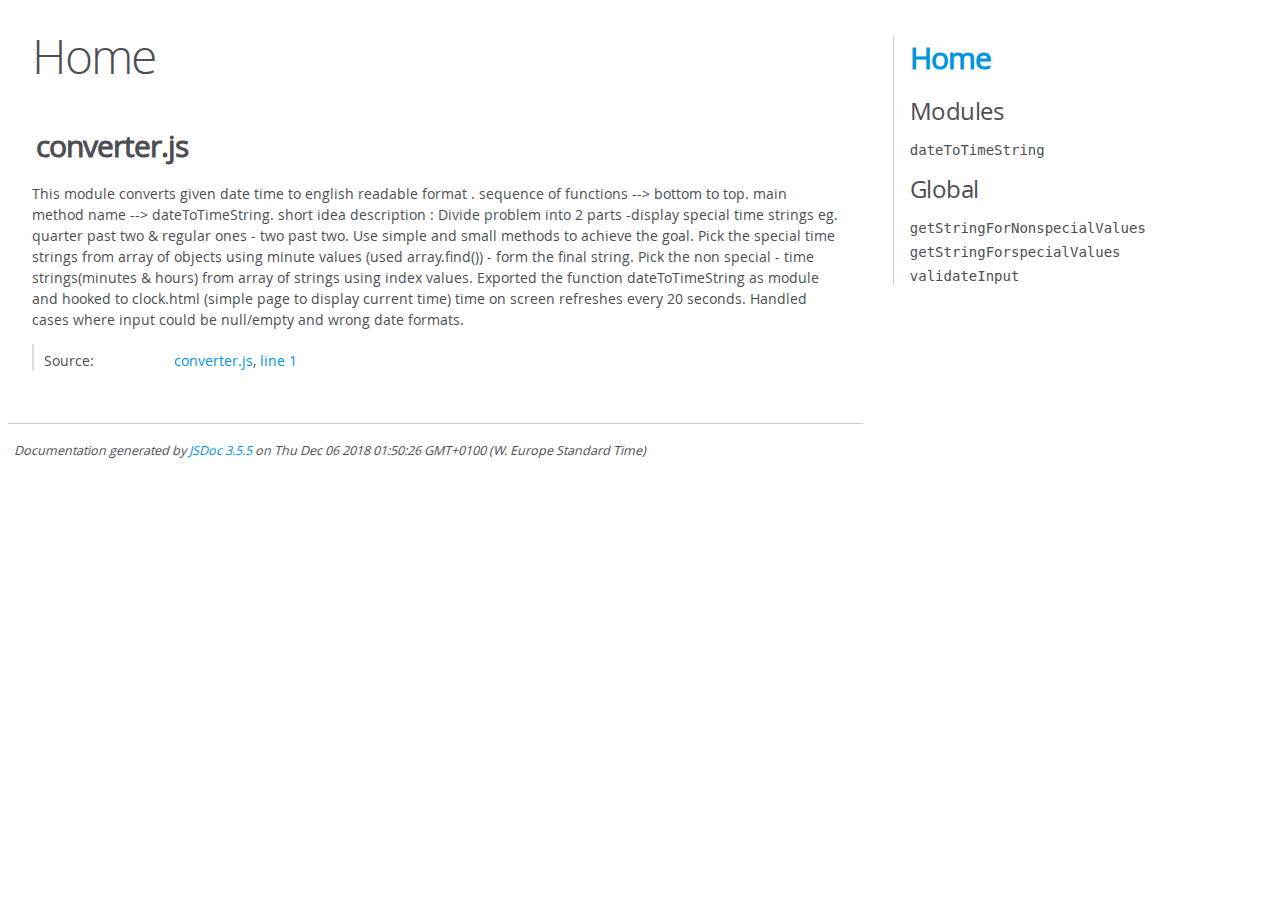
<file: NN_Assignment_Vivek_Vishal/out/index.html>
<!DOCTYPE html>
<html lang="en">
<head>
    <meta charset="utf-8">
    <title>JSDoc: Home</title>

    <script src="scripts/prettify/prettify.js"> </script>
    <script src="scripts/prettify/lang-css.js"> </script>
    <!--[if lt IE 9]>
      <script src="//html5shiv.googlecode.com/svn/trunk/html5.js"></script>
    <![endif]-->
    <link type="text/css" rel="stylesheet" href="styles/prettify-tomorrow.css">
    <link type="text/css" rel="stylesheet" href="styles/jsdoc-default.css">
</head>

<body>

<div id="main">

    <h1 class="page-title">Home</h1>

    



    


    <h3> </h3>










    












<section>

<header>
    
        <h2>converter.js</h2>
        
    
</header>

<article>
    <div class="container-overview">
    
        
            <div class="description">This  module converts given date time to english readable format .sequence of functions --> bottom to top.main method name --> dateToTimeString.short idea description :      Divide problem into 2 parts -display special time strings eg. quarter past two & regular ones - two past two.     Use simple and small methods to achieve the goal.     Pick the special time strings from array of objects using minute values (used array.find()) - form the final string.     Pick the non special - time strings(minutes & hours) from array of strings using index values.Exported the function dateToTimeString as module and hooked to clock.html (simple page to display current time)time on screen refreshes every 20 seconds.Handled cases where input could be null/empty and wrong date formats.</div>
        

        


<dl class="details">

    

    

    

    

    

    

    

    

    

    

    

    

    
    <dt class="tag-source">Source:</dt>
    <dd class="tag-source"><ul class="dummy"><li>
        <a href="converter.js.html">converter.js</a>, <a href="converter.js.html#line1">line 1</a>
    </li></ul></dd>
    

    

    

    
</dl>


        
    
    </div>

    

    

    

    

    

    

    

    

    

    
</article>

</section>




</div>

<nav>
    <h2><a href="index.html">Home</a></h2><h3>Modules</h3><ul><li><a href="module-dateToTimeString.html">dateToTimeString</a></li></ul><h3>Global</h3><ul><li><a href="global.html#getStringForNonspecialValues">getStringForNonspecialValues</a></li><li><a href="global.html#getStringForspecialValues">getStringForspecialValues</a></li><li><a href="global.html#validateInput">validateInput</a></li></ul>
</nav>

<br class="clear">

<footer>
    Documentation generated by <a href="https://github.com/jsdoc3/jsdoc">JSDoc 3.5.5</a> on Thu Dec 06 2018 01:50:26 GMT+0100 (W. Europe Standard Time)
</footer>

<script> prettyPrint(); </script>
<script src="scripts/linenumber.js"> </script>
</body>
</html>
</file>
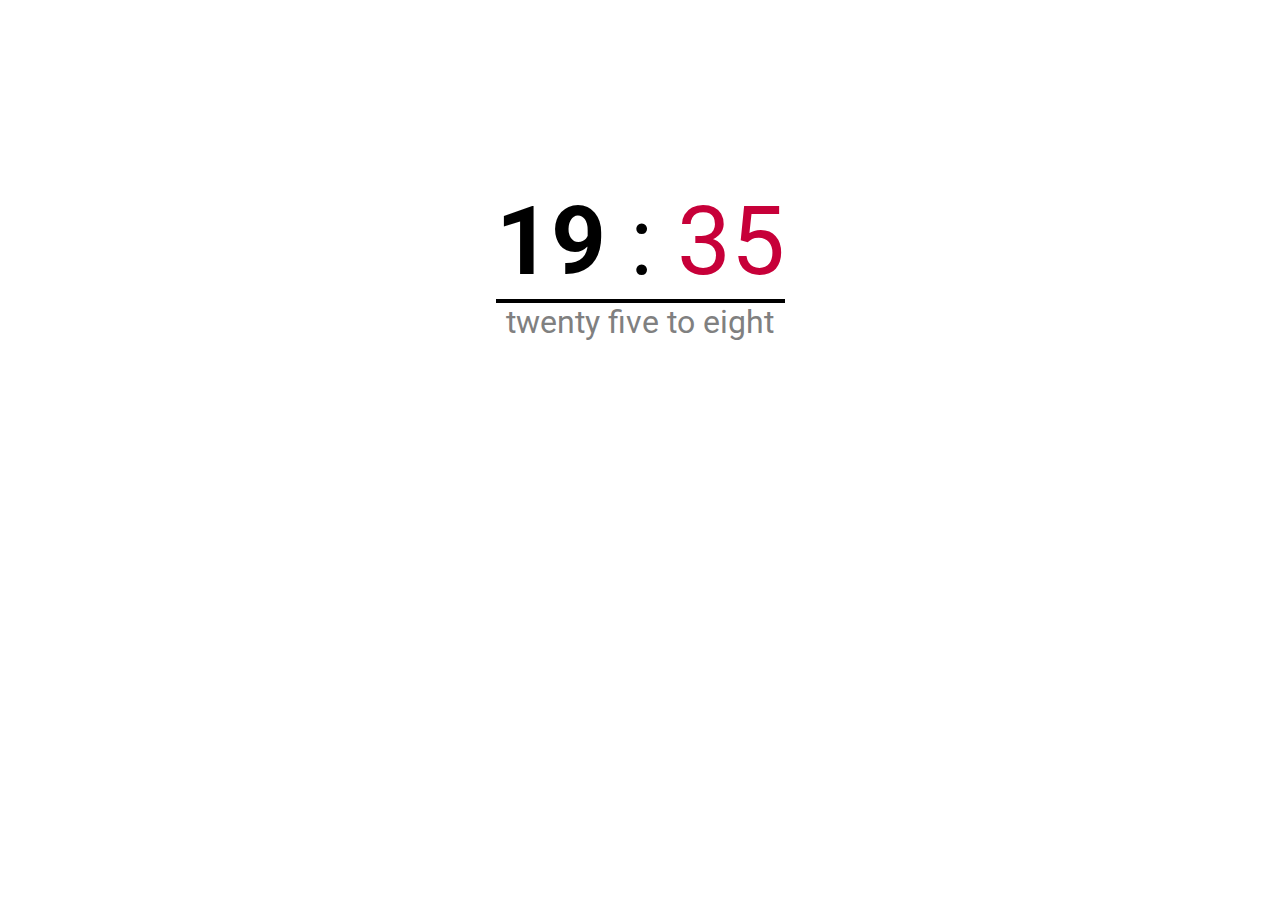
<file: NN_Assignment_Vivek_Vishal/clock.html>
<!--this is a simple view implementation of a clock to display current time in hours and minutes 
and translated into english redable format
exported module dateToTimeString is hooked in script tag ,using provided type = module 

tested and run on local web server since

cannot be run on by just hitting this page in browser , as script type = module throws CORS compliance issue 
for the provided file , hence a local web server is required to run the project 

which web server used while testing : Chrome web server (extension of chrome - that creates a webserver on 
selected directory and runs on a default port )

externl libraries used (for font styling)
for css style - custom file style.css hooked -->

<!DOCTYPE html>
<html>
    <head>
          <link href="https://fonts.googleapis.com/css?family=Roboto" rel="stylesheet">  
    </head>
            <body>
            <div class="clock">
                <div id="time" class="time">
                    <span id="time-hour" class="hour"></span> : <span id="time-minute" class="minute"></span>
                </div>
                <div  id="time-text" class ="time-text"></div>
            </div>

                <link rel="stylesheet" href="style.css">
                <script type="module">
                    import {dateToTimeString} from "./converter.js";
                  
                    function toStringUtil(input){
                        if(input.toString().length<2){
                            return "0"+ input.toString();
                        }
                        else{ return input;}
                    }
                    
                    function updateTimer(){
                        var date= new Date();
                        document.getElementById('time-hour').innerHTML=toStringUtil(date.getHours());
                        document.getElementById('time-minute').innerHTML=toStringUtil(date.getMinutes());
                        document.getElementById('time-text').innerHTML=dateToTimeString(date);
                    }
                    updateTimer();
                    setInterval(updateTimer,20000);
                  </script>
                
                
            </body>
</html>
</file>
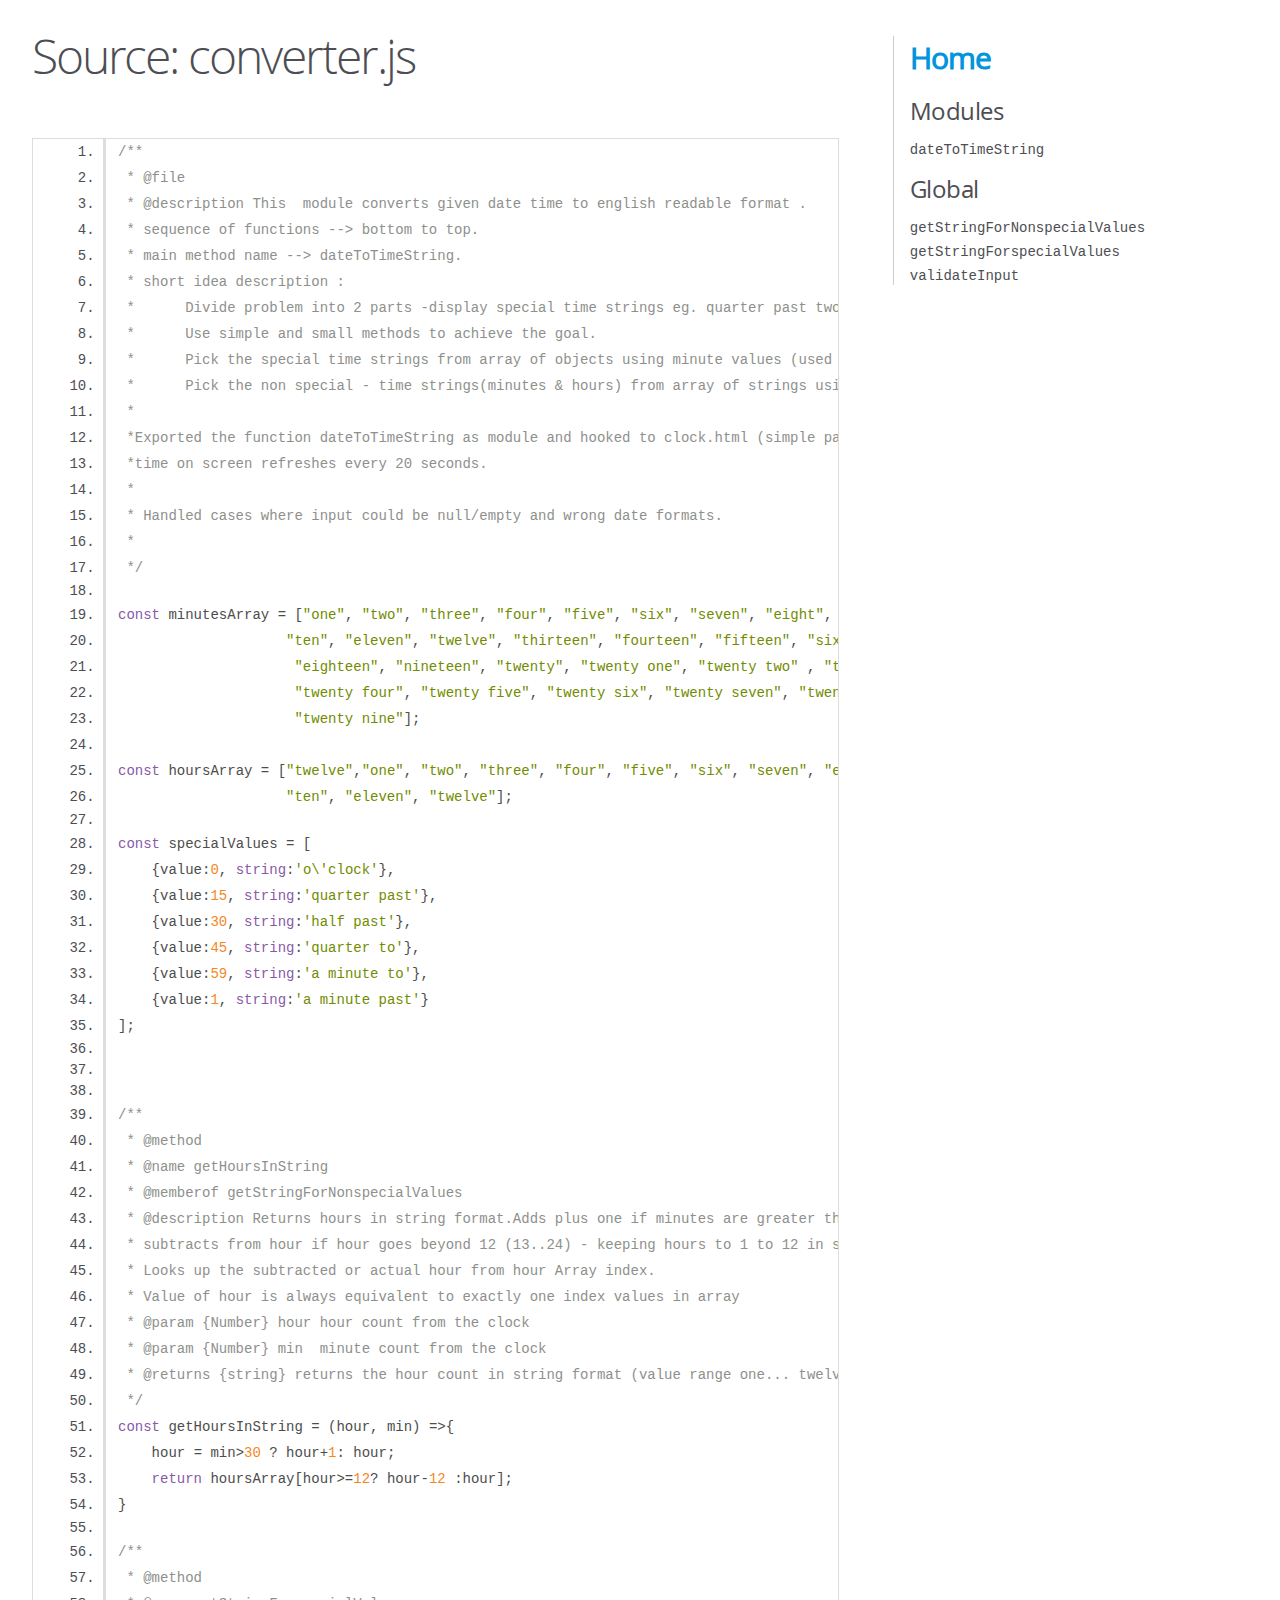
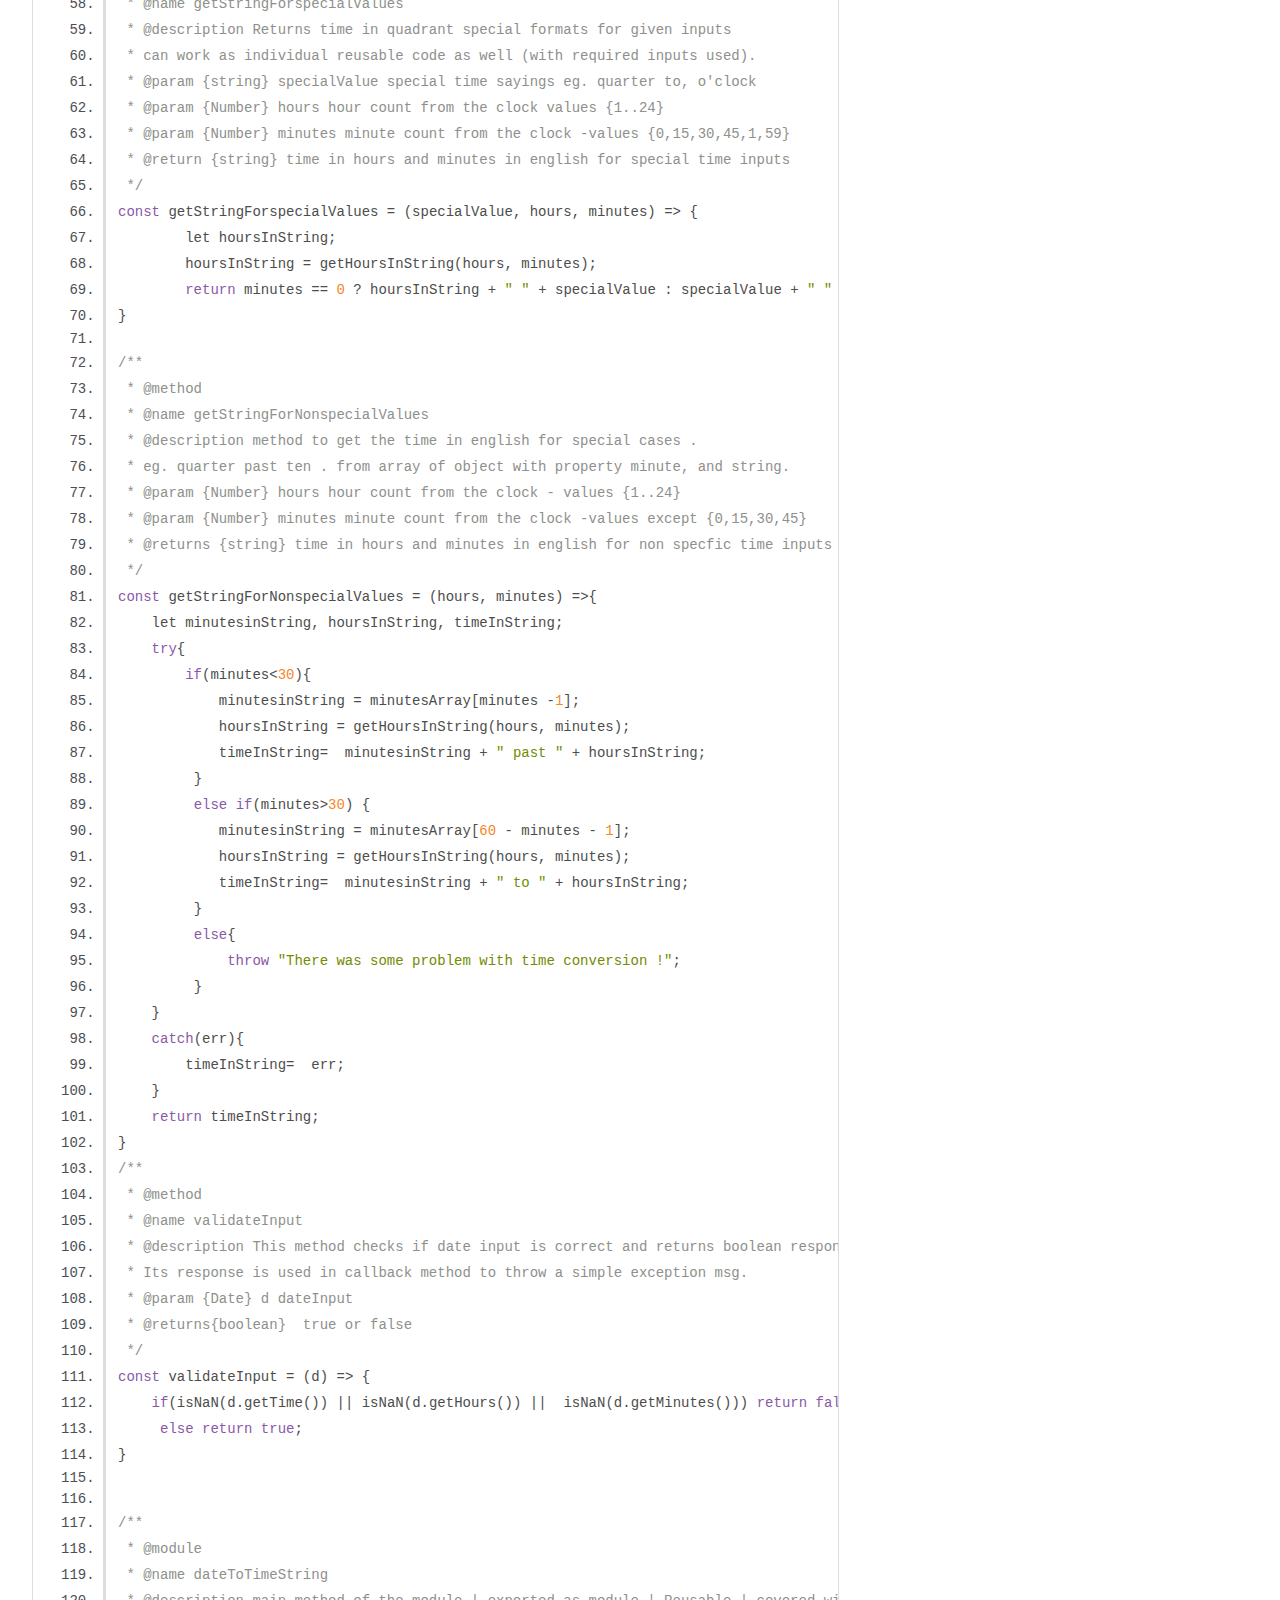
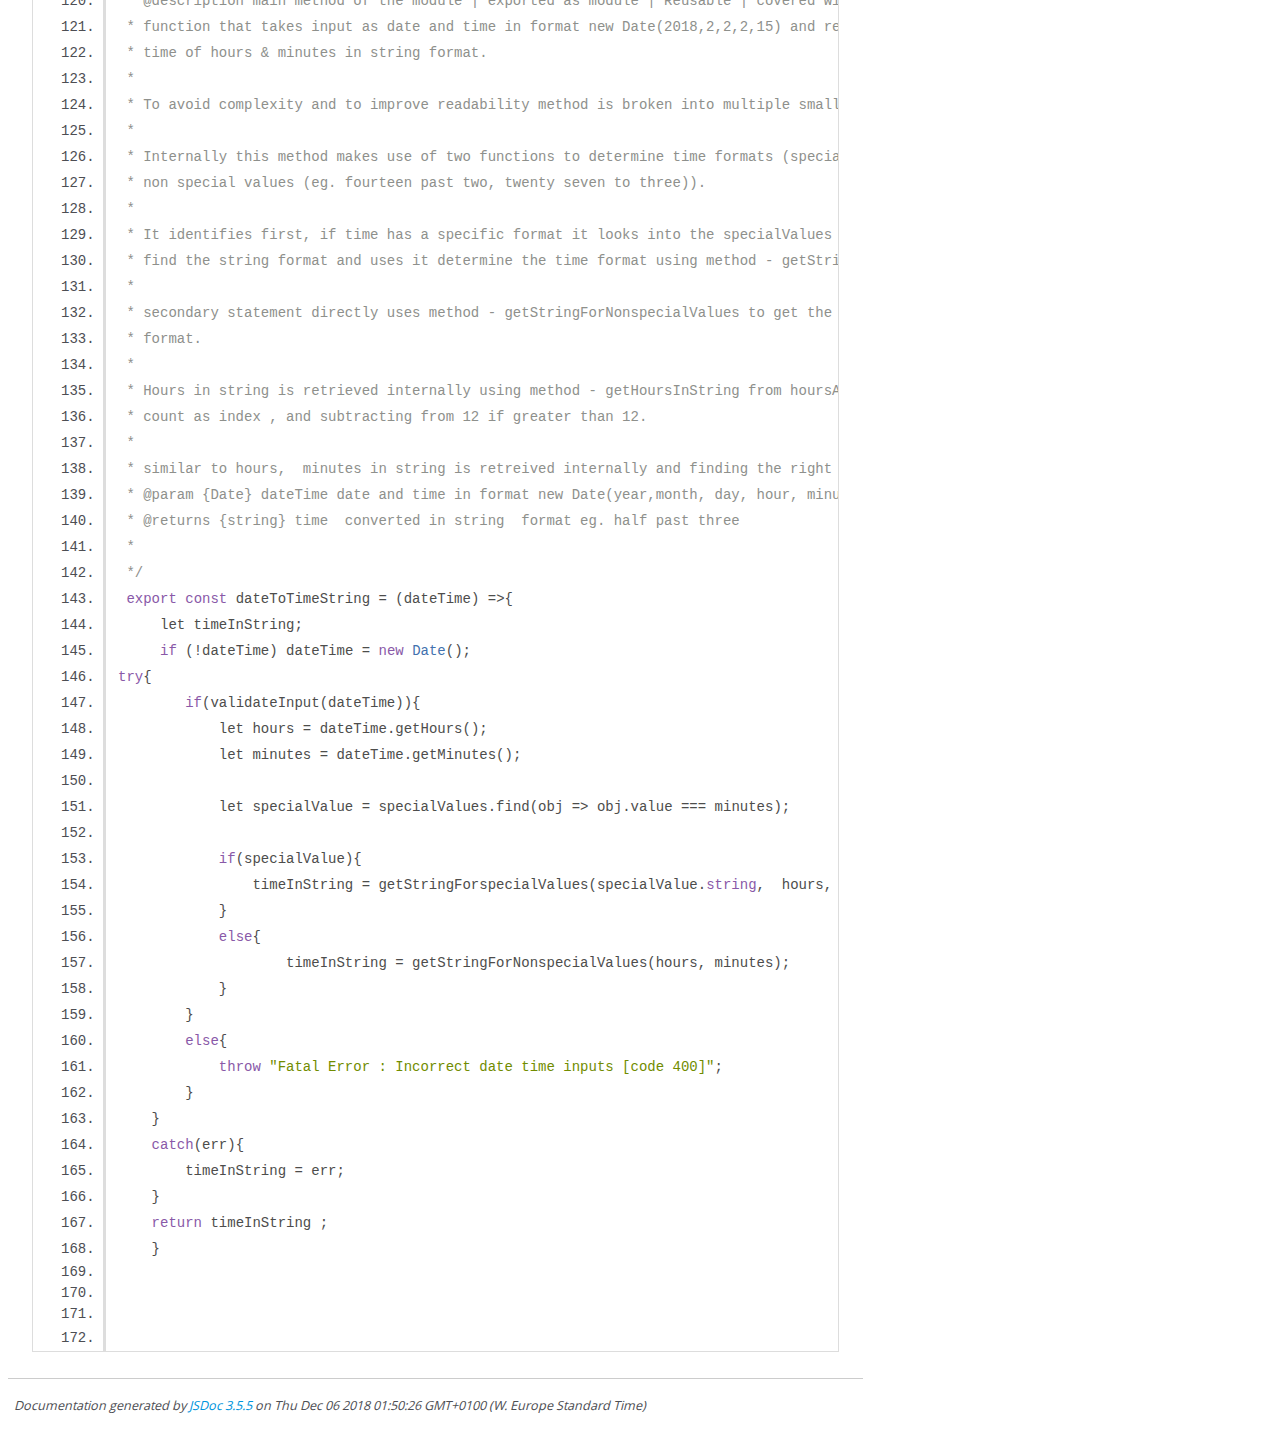
<file: NN_Assignment_Vivek_Vishal/out/converter.js.html>
<!DOCTYPE html>
<html lang="en">
<head>
    <meta charset="utf-8">
    <title>JSDoc: Source: converter.js</title>

    <script src="scripts/prettify/prettify.js"> </script>
    <script src="scripts/prettify/lang-css.js"> </script>
    <!--[if lt IE 9]>
      <script src="//html5shiv.googlecode.com/svn/trunk/html5.js"></script>
    <![endif]-->
    <link type="text/css" rel="stylesheet" href="styles/prettify-tomorrow.css">
    <link type="text/css" rel="stylesheet" href="styles/jsdoc-default.css">
</head>

<body>

<div id="main">

    <h1 class="page-title">Source: converter.js</h1>

    



    
    <section>
        <article>
            <pre class="prettyprint source linenums"><code>/**
 * @file
 * @description This  module converts given date time to english readable format .
 * sequence of functions --> bottom to top.
 * main method name --> dateToTimeString.
 * short idea description : 
 *      Divide problem into 2 parts -display special time strings eg. quarter past two &amp; regular ones - two past two.
 *      Use simple and small methods to achieve the goal.
 *      Pick the special time strings from array of objects using minute values (used array.find()) - form the final string.
 *      Pick the non special - time strings(minutes &amp; hours) from array of strings using index values.
 * 
 *Exported the function dateToTimeString as module and hooked to clock.html (simple page to display current time)
 *time on screen refreshes every 20 seconds.
 *
 * Handled cases where input could be null/empty and wrong date formats.
 * 
 */

const minutesArray = ["one", "two", "three", "four", "five", "six", "seven", "eight", "nine",
                    "ten", "eleven", "twelve", "thirteen", "fourteen", "fifteen", "sixteen", "seventeen", 
                     "eighteen", "nineteen", "twenty", "twenty one", "twenty two" , "twenty three",
                     "twenty four", "twenty five", "twenty six", "twenty seven", "twenty eight", 
                     "twenty nine"];
                   
const hoursArray = ["twelve","one", "two", "three", "four", "five", "six", "seven", "eight", "nine",
                    "ten", "eleven", "twelve"];

const specialValues = [
    {value:0, string:'o\'clock'},
    {value:15, string:'quarter past'},
    {value:30, string:'half past'},
    {value:45, string:'quarter to'},
    {value:59, string:'a minute to'},
    {value:1, string:'a minute past'}
];  



/**
 * @method
 * @name getHoursInString
 * @memberof getStringForNonspecialValues
 * @description Returns hours in string format.Adds plus one if minutes are greater than 30.
 * subtracts from hour if hour goes beyond 12 (13..24) - keeping hours to 1 to 12 in string only.
 * Looks up the subtracted or actual hour from hour Array index.
 * Value of hour is always equivalent to exactly one index values in array 
 * @param {Number} hour hour count from the clock
 * @param {Number} min  minute count from the clock
 * @returns {string} returns the hour count in string format (value range one... twelve)
 */
const getHoursInString = (hour, min) =>{
    hour = min>30 ? hour+1: hour;
    return hoursArray[hour>=12? hour-12 :hour];
}

/**
 * @method
 * @name getStringForspecialValues
 * @description Returns time in quadrant special formats for given inputs 
 * can work as individual reusable code as well (with required inputs used).
 * @param {string} specialValue special time sayings eg. quarter to, o'clock 
 * @param {Number} hours hour count from the clock values {1..24}
 * @param {Number} minutes minute count from the clock -values {0,15,30,45,1,59}
 * @return {string} time in hours and minutes in english for special time inputs
 */
const getStringForspecialValues = (specialValue, hours, minutes) => {
        let hoursInString;
        hoursInString = getHoursInString(hours, minutes);
        return minutes == 0 ? hoursInString + " " + specialValue : specialValue + " " + hoursInString;
}

/**
 * @method
 * @name getStringForNonspecialValues
 * @description method to get the time in english for special cases .
 * eg. quarter past ten . from array of object with property minute, and string.
 * @param {Number} hours hour count from the clock - values {1..24}
 * @param {Number} minutes minute count from the clock -values except {0,15,30,45}
 * @returns {string} time in hours and minutes in english for non specfic time inputs
 */
const getStringForNonspecialValues = (hours, minutes) =>{
    let minutesinString, hoursInString, timeInString;
    try{
        if(minutes&lt;30){
            minutesinString = minutesArray[minutes -1];
            hoursInString = getHoursInString(hours, minutes);
            timeInString=  minutesinString + " past " + hoursInString;  
         }
         else if(minutes>30) {
            minutesinString = minutesArray[60 - minutes - 1];
            hoursInString = getHoursInString(hours, minutes);
            timeInString=  minutesinString + " to " + hoursInString;  
         }
         else{
             throw "There was some problem with time conversion !";
         }
    }
    catch(err){
        timeInString=  err;
    }
    return timeInString;   
}
/**
 * @method
 * @name validateInput
 * @description This method checks if date input is correct and returns boolean response.
 * Its response is used in callback method to throw a simple exception msg.
 * @param {Date} d dateInput 
 * @returns{boolean}  true or false
 */
const validateInput = (d) => {
    if(isNaN(d.getTime()) || isNaN(d.getHours()) ||  isNaN(d.getMinutes())) return false;
     else return true;
}


/**
 * @module
 * @name dateToTimeString
 * @description main method of the module | exported as module | Reusable | covered with test scripts 
 * function that takes input as date and time in format new Date(2018,2,2,2,15) and returns 
 * time of hours &amp; minutes in string format.
 * 
 * To avoid complexity and to improve readability method is broken into multiple smaller methods.
 * 
 * Internally this method makes use of two functions to determine time formats (special values (eg, quarter past ten) &amp;&amp; 
 * non special values (eg. fourteen past two, twenty seven to three)).
 * 
 * It identifies first, if time has a specific format it looks into the specialValues array , finds the object to  
 * find the string format and uses it determine the time format using method - getStringForspecialValues.
 * 
 * secondary statement directly uses method - getStringForNonspecialValues to get the  time in string 
 * format.
 * 
 * Hours in string is retrieved internally using method - getHoursInString from hoursArray array using the hour 
 * count as index , and subtracting from 12 if greater than 12.
 * 
 * similar to hours,  minutes in string is retreived internally and finding the right value using index of minutesArray array  
 * @param {Date} dateTime date and time in format new Date(year,month, day, hour, minute)
 * @returns {string} time  converted in string  format eg. half past three
 * 
 */
 export const dateToTimeString = (dateTime) =>{
     let timeInString;
     if (!dateTime) dateTime = new Date();
try{
        if(validateInput(dateTime)){
            let hours = dateTime.getHours();
            let minutes = dateTime.getMinutes();
                     
            let specialValue = specialValues.find(obj => obj.value === minutes);  
            
            if(specialValue){
                timeInString = getStringForspecialValues(specialValue.string,  hours, minutes);
            }
            else{
                    timeInString = getStringForNonspecialValues(hours, minutes);
            }
        }
        else{
            throw "Fatal Error : Incorrect date time inputs [code 400]";
        }    
    }
    catch(err){
        timeInString = err; 
    }
    return timeInString ;
    }



    </code></pre>
        </article>
    </section>




</div>

<nav>
    <h2><a href="index.html">Home</a></h2><h3>Modules</h3><ul><li><a href="module-dateToTimeString.html">dateToTimeString</a></li></ul><h3>Global</h3><ul><li><a href="global.html#getStringForNonspecialValues">getStringForNonspecialValues</a></li><li><a href="global.html#getStringForspecialValues">getStringForspecialValues</a></li><li><a href="global.html#validateInput">validateInput</a></li></ul>
</nav>

<br class="clear">

<footer>
    Documentation generated by <a href="https://github.com/jsdoc3/jsdoc">JSDoc 3.5.5</a> on Thu Dec 06 2018 01:50:26 GMT+0100 (W. Europe Standard Time)
</footer>

<script> prettyPrint(); </script>
<script src="scripts/linenumber.js"> </script>
</body>
</html>
</file>
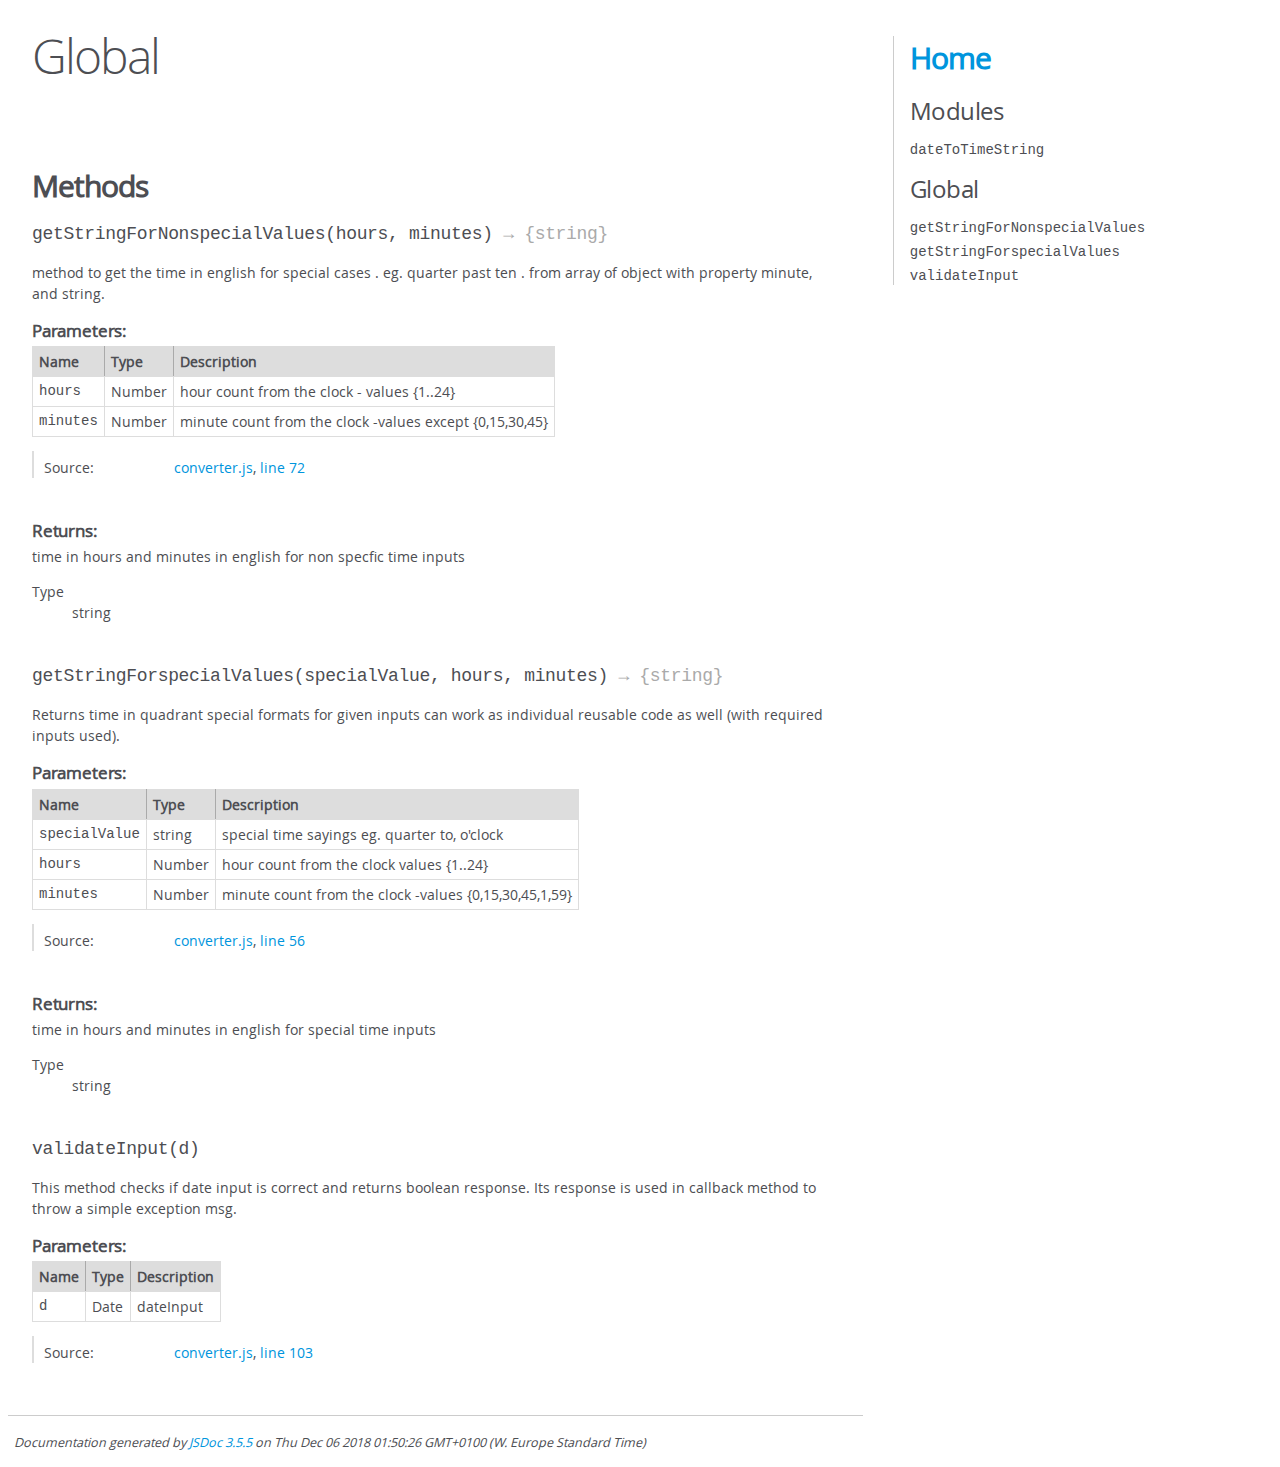
<file: NN_Assignment_Vivek_Vishal/out/global.html>
<!DOCTYPE html>
<html lang="en">
<head>
    <meta charset="utf-8">
    <title>JSDoc: Global</title>

    <script src="scripts/prettify/prettify.js"> </script>
    <script src="scripts/prettify/lang-css.js"> </script>
    <!--[if lt IE 9]>
      <script src="//html5shiv.googlecode.com/svn/trunk/html5.js"></script>
    <![endif]-->
    <link type="text/css" rel="stylesheet" href="styles/prettify-tomorrow.css">
    <link type="text/css" rel="stylesheet" href="styles/jsdoc-default.css">
</head>

<body>

<div id="main">

    <h1 class="page-title">Global</h1>

    




<section>

<header>
    
        <h2></h2>
        
    
</header>

<article>
    <div class="container-overview">
    
        

        


<dl class="details">

    

    

    

    

    

    

    

    

    

    

    

    

    

    

    

    
</dl>


        
    
    </div>

    

    

    

    

    

    

    

    
        <h3 class="subsection-title">Methods</h3>

        
            

    

    
    <h4 class="name" id="getStringForNonspecialValues"><span class="type-signature"></span>getStringForNonspecialValues<span class="signature">(hours, minutes)</span><span class="type-signature"> &rarr; {string}</span></h4>
    

    



<div class="description">
    method to get the time in english for special cases .eg. quarter past ten . from array of object with property minute, and string.
</div>









    <h5>Parameters:</h5>
    

<table class="params">
    <thead>
    <tr>
        
        <th>Name</th>
        

        <th>Type</th>

        

        

        <th class="last">Description</th>
    </tr>
    </thead>

    <tbody>
    

        <tr>
            
                <td class="name"><code>hours</code></td>
            

            <td class="type">
            
                
<span class="param-type">Number</span>


            
            </td>

            

            

            <td class="description last">hour count from the clock - values {1..24}</td>
        </tr>

    

        <tr>
            
                <td class="name"><code>minutes</code></td>
            

            <td class="type">
            
                
<span class="param-type">Number</span>


            
            </td>

            

            

            <td class="description last">minute count from the clock -values except {0,15,30,45}</td>
        </tr>

    
    </tbody>
</table>






<dl class="details">

    

    

    

    

    

    

    

    

    

    

    

    

    
    <dt class="tag-source">Source:</dt>
    <dd class="tag-source"><ul class="dummy"><li>
        <a href="converter.js.html">converter.js</a>, <a href="converter.js.html#line72">line 72</a>
    </li></ul></dd>
    

    

    

    
</dl>













<h5>Returns:</h5>

        
<div class="param-desc">
    time in hours and minutes in english for non specfic time inputs
</div>



<dl>
    <dt>
        Type
    </dt>
    <dd>
        
<span class="param-type">string</span>


    </dd>
</dl>

    





        
            

    

    
    <h4 class="name" id="getStringForspecialValues"><span class="type-signature"></span>getStringForspecialValues<span class="signature">(specialValue, hours, minutes)</span><span class="type-signature"> &rarr; {string}</span></h4>
    

    



<div class="description">
    Returns time in quadrant special formats for given inputs can work as individual reusable code as well (with required inputs used).
</div>









    <h5>Parameters:</h5>
    

<table class="params">
    <thead>
    <tr>
        
        <th>Name</th>
        

        <th>Type</th>

        

        

        <th class="last">Description</th>
    </tr>
    </thead>

    <tbody>
    

        <tr>
            
                <td class="name"><code>specialValue</code></td>
            

            <td class="type">
            
                
<span class="param-type">string</span>


            
            </td>

            

            

            <td class="description last">special time sayings eg. quarter to, o'clock</td>
        </tr>

    

        <tr>
            
                <td class="name"><code>hours</code></td>
            

            <td class="type">
            
                
<span class="param-type">Number</span>


            
            </td>

            

            

            <td class="description last">hour count from the clock values {1..24}</td>
        </tr>

    

        <tr>
            
                <td class="name"><code>minutes</code></td>
            

            <td class="type">
            
                
<span class="param-type">Number</span>


            
            </td>

            

            

            <td class="description last">minute count from the clock -values {0,15,30,45,1,59}</td>
        </tr>

    
    </tbody>
</table>






<dl class="details">

    

    

    

    

    

    

    

    

    

    

    

    

    
    <dt class="tag-source">Source:</dt>
    <dd class="tag-source"><ul class="dummy"><li>
        <a href="converter.js.html">converter.js</a>, <a href="converter.js.html#line56">line 56</a>
    </li></ul></dd>
    

    

    

    
</dl>













<h5>Returns:</h5>

        
<div class="param-desc">
    time in hours and minutes in english for special time inputs
</div>



<dl>
    <dt>
        Type
    </dt>
    <dd>
        
<span class="param-type">string</span>


    </dd>
</dl>

    





        
            

    

    
    <h4 class="name" id="validateInput"><span class="type-signature"></span>validateInput<span class="signature">(d)</span><span class="type-signature"></span></h4>
    

    



<div class="description">
    This method checks if date input is correct and returns boolean response.Its response is used in callback method to throw a simple exception msg.
</div>









    <h5>Parameters:</h5>
    

<table class="params">
    <thead>
    <tr>
        
        <th>Name</th>
        

        <th>Type</th>

        

        

        <th class="last">Description</th>
    </tr>
    </thead>

    <tbody>
    

        <tr>
            
                <td class="name"><code>d</code></td>
            

            <td class="type">
            
                
<span class="param-type">Date</span>


            
            </td>

            

            

            <td class="description last">dateInput</td>
        </tr>

    
    </tbody>
</table>






<dl class="details">

    

    

    

    

    

    

    

    

    

    

    

    

    
    <dt class="tag-source">Source:</dt>
    <dd class="tag-source"><ul class="dummy"><li>
        <a href="converter.js.html">converter.js</a>, <a href="converter.js.html#line103">line 103</a>
    </li></ul></dd>
    

    

    

    
</dl>


















        
    

    

    
</article>

</section>




</div>

<nav>
    <h2><a href="index.html">Home</a></h2><h3>Modules</h3><ul><li><a href="module-dateToTimeString.html">dateToTimeString</a></li></ul><h3>Global</h3><ul><li><a href="global.html#getStringForNonspecialValues">getStringForNonspecialValues</a></li><li><a href="global.html#getStringForspecialValues">getStringForspecialValues</a></li><li><a href="global.html#validateInput">validateInput</a></li></ul>
</nav>

<br class="clear">

<footer>
    Documentation generated by <a href="https://github.com/jsdoc3/jsdoc">JSDoc 3.5.5</a> on Thu Dec 06 2018 01:50:26 GMT+0100 (W. Europe Standard Time)
</footer>

<script> prettyPrint(); </script>
<script src="scripts/linenumber.js"> </script>
</body>
</html>
</file>
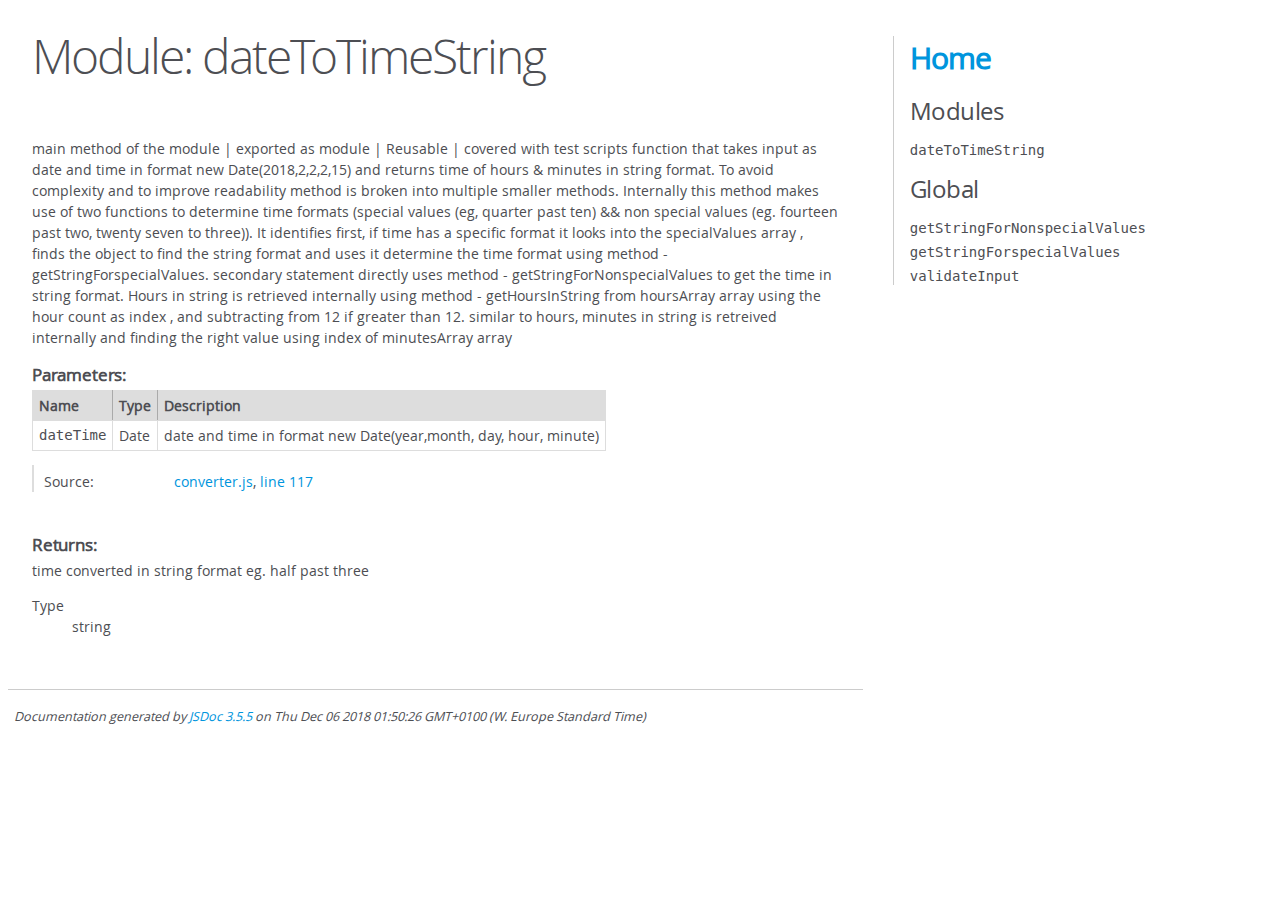
<file: NN_Assignment_Vivek_Vishal/out/module-dateToTimeString.html>
<!DOCTYPE html>
<html lang="en">
<head>
    <meta charset="utf-8">
    <title>JSDoc: Module: dateToTimeString</title>

    <script src="scripts/prettify/prettify.js"> </script>
    <script src="scripts/prettify/lang-css.js"> </script>
    <!--[if lt IE 9]>
      <script src="//html5shiv.googlecode.com/svn/trunk/html5.js"></script>
    <![endif]-->
    <link type="text/css" rel="stylesheet" href="styles/prettify-tomorrow.css">
    <link type="text/css" rel="stylesheet" href="styles/jsdoc-default.css">
</head>

<body>

<div id="main">

    <h1 class="page-title">Module: dateToTimeString</h1>

    




<section>

<header>
    
        
            
        
    
</header>

<article>
    <div class="container-overview">
    
        
            <div class="description">main method of the module | exported as module | Reusable | covered with test scripts function that takes input as date and time in format new Date(2018,2,2,2,15) and returns time of hours & minutes in string format.To avoid complexity and to improve readability method is broken into multiple smaller methods.Internally this method makes use of two functions to determine time formats (special values (eg, quarter past ten) && non special values (eg. fourteen past two, twenty seven to three)).It identifies first, if time has a specific format it looks into the specialValues array , finds the object to  find the string format and uses it determine the time format using method - getStringForspecialValues.secondary statement directly uses method - getStringForNonspecialValues to get the  time in string format.Hours in string is retrieved internally using method - getHoursInString from hoursArray array using the hour count as index , and subtracting from 12 if greater than 12.similar to hours,  minutes in string is retreived internally and finding the right value using index of minutesArray array</div>
        

        
            











    <h5>Parameters:</h5>
    

<table class="params">
    <thead>
    <tr>
        
        <th>Name</th>
        

        <th>Type</th>

        

        

        <th class="last">Description</th>
    </tr>
    </thead>

    <tbody>
    

        <tr>
            
                <td class="name"><code>dateTime</code></td>
            

            <td class="type">
            
                
<span class="param-type">Date</span>


            
            </td>

            

            

            <td class="description last">date and time in format new Date(year,month, day, hour, minute)</td>
        </tr>

    
    </tbody>
</table>






<dl class="details">

    

    

    

    

    

    

    

    

    

    

    

    

    
    <dt class="tag-source">Source:</dt>
    <dd class="tag-source"><ul class="dummy"><li>
        <a href="converter.js.html">converter.js</a>, <a href="converter.js.html#line117">line 117</a>
    </li></ul></dd>
    

    

    

    
</dl>













<h5>Returns:</h5>

        
<div class="param-desc">
    time  converted in string  format eg. half past three
</div>



<dl>
    <dt>
        Type
    </dt>
    <dd>
        
<span class="param-type">string</span>


    </dd>
</dl>

    





        
    
    </div>

    

    

    

    

    

    

    

    

    

    
</article>

</section>




</div>

<nav>
    <h2><a href="index.html">Home</a></h2><h3>Modules</h3><ul><li><a href="module-dateToTimeString.html">dateToTimeString</a></li></ul><h3>Global</h3><ul><li><a href="global.html#getStringForNonspecialValues">getStringForNonspecialValues</a></li><li><a href="global.html#getStringForspecialValues">getStringForspecialValues</a></li><li><a href="global.html#validateInput">validateInput</a></li></ul>
</nav>

<br class="clear">

<footer>
    Documentation generated by <a href="https://github.com/jsdoc3/jsdoc">JSDoc 3.5.5</a> on Thu Dec 06 2018 01:50:26 GMT+0100 (W. Europe Standard Time)
</footer>

<script> prettyPrint(); </script>
<script src="scripts/linenumber.js"> </script>
</body>
</html>
</file>
<file: NN_Assignment_Vivek_Vishal/out/styles/prettify-tomorrow.css>
/* Tomorrow Theme */
/* Original theme - https://github.com/chriskempson/tomorrow-theme */
/* Pretty printing styles. Used with prettify.js. */
/* SPAN elements with the classes below are added by prettyprint. */
/* plain text */
.pln {
  color: #4d4d4c; }

@media screen {
  /* string content */
  .str {
    color: #718c00; }

  /* a keyword */
  .kwd {
    color: #8959a8; }

  /* a comment */
  .com {
    color: #8e908c; }

  /* a type name */
  .typ {
    color: #4271ae; }

  /* a literal value */
  .lit {
    color: #f5871f; }

  /* punctuation */
  .pun {
    color: #4d4d4c; }

  /* lisp open bracket */
  .opn {
    color: #4d4d4c; }

  /* lisp close bracket */
  .clo {
    color: #4d4d4c; }

  /* a markup tag name */
  .tag {
    color: #c82829; }

  /* a markup attribute name */
  .atn {
    color: #f5871f; }

  /* a markup attribute value */
  .atv {
    color: #3e999f; }

  /* a declaration */
  .dec {
    color: #f5871f; }

  /* a variable name */
  .var {
    color: #c82829; }

  /* a function name */
  .fun {
    color: #4271ae; } }
/* Use higher contrast and text-weight for printable form. */
@media print, projection {
  .str {
    color: #060; }

  .kwd {
    color: #006;
    font-weight: bold; }

  .com {
    color: #600;
    font-style: italic; }

  .typ {
    color: #404;
    font-weight: bold; }

  .lit {
    color: #044; }

  .pun, .opn, .clo {
    color: #440; }

  .tag {
    color: #006;
    font-weight: bold; }

  .atn {
    color: #404; }

  .atv {
    color: #060; } }
/* Style */
/*
pre.prettyprint {
  background: white;
  font-family: Consolas, Monaco, 'Andale Mono', monospace;
  font-size: 12px;
  line-height: 1.5;
  border: 1px solid #ccc;
  padding: 10px; }
*/

/* Specify class=linenums on a pre to get line numbering */
ol.linenums {
  margin-top: 0;
  margin-bottom: 0; }

/* IE indents via margin-left */
li.L0,
li.L1,
li.L2,
li.L3,
li.L4,
li.L5,
li.L6,
li.L7,
li.L8,
li.L9 {
  /* */ }

/* Alternate shading for lines */
li.L1,
li.L3,
li.L5,
li.L7,
li.L9 {
  /* */ }
</file>
<file: NN_Assignment_Vivek_Vishal/out/styles/jsdoc-default.css>
@font-face {
    font-family: 'Open Sans';
    font-weight: normal;
    font-style: normal;
    src: url('../fonts/OpenSans-Regular-webfont.eot');
    src:
        local('Open Sans'),
        local('OpenSans'),
        url('../fonts/OpenSans-Regular-webfont.eot?#iefix') format('embedded-opentype'),
        url('../fonts/OpenSans-Regular-webfont.woff') format('woff'),
        url('../fonts/OpenSans-Regular-webfont.svg#open_sansregular') format('svg');
}

@font-face {
    font-family: 'Open Sans Light';
    font-weight: normal;
    font-style: normal;
    src: url('../fonts/OpenSans-Light-webfont.eot');
    src:
        local('Open Sans Light'),
        local('OpenSans Light'),
        url('../fonts/OpenSans-Light-webfont.eot?#iefix') format('embedded-opentype'),
        url('../fonts/OpenSans-Light-webfont.woff') format('woff'),
        url('../fonts/OpenSans-Light-webfont.svg#open_sanslight') format('svg');
}

html
{
    overflow: auto;
    background-color: #fff;
    font-size: 14px;
}

body
{
    font-family: 'Open Sans', sans-serif;
    line-height: 1.5;
    color: #4d4e53;
    background-color: white;
}

a, a:visited, a:active {
    color: #0095dd;
    text-decoration: none;
}

a:hover {
    text-decoration: underline;
}

header
{
    display: block;
    padding: 0px 4px;
}

tt, code, kbd, samp {
    font-family: Consolas, Monaco, 'Andale Mono', monospace;
}

.class-description {
    font-size: 130%;
    line-height: 140%;
    margin-bottom: 1em;
    margin-top: 1em;
}

.class-description:empty {
    margin: 0;
}

#main {
    float: left;
    width: 70%;
}

article dl {
    margin-bottom: 40px;
}

article img {
  max-width: 100%;
}

section
{
    display: block;
    background-color: #fff;
    padding: 12px 24px;
    border-bottom: 1px solid #ccc;
    margin-right: 30px;
}

.variation {
    display: none;
}

.signature-attributes {
    font-size: 60%;
    color: #aaa;
    font-style: italic;
    font-weight: lighter;
}

nav
{
    display: block;
    float: right;
    margin-top: 28px;
    width: 30%;
    box-sizing: border-box;
    border-left: 1px solid #ccc;
    padding-left: 16px;
}

nav ul {
    font-family: 'Lucida Grande', 'Lucida Sans Unicode', arial, sans-serif;
    font-size: 100%;
    line-height: 17px;
    padding: 0;
    margin: 0;
    list-style-type: none;
}

nav ul a, nav ul a:visited, nav ul a:active {
    font-family: Consolas, Monaco, 'Andale Mono', monospace;
    line-height: 18px;
    color: #4D4E53;
}

nav h3 {
    margin-top: 12px;
}

nav li {
    margin-top: 6px;
}

footer {
    display: block;
    padding: 6px;
    margin-top: 12px;
    font-style: italic;
    font-size: 90%;
}

h1, h2, h3, h4 {
    font-weight: 200;
    margin: 0;
}

h1
{
    font-family: 'Open Sans Light', sans-serif;
    font-size: 48px;
    letter-spacing: -2px;
    margin: 12px 24px 20px;
}

h2, h3.subsection-title
{
    font-size: 30px;
    font-weight: 700;
    letter-spacing: -1px;
    margin-bottom: 12px;
}

h3
{
    font-size: 24px;
    letter-spacing: -0.5px;
    margin-bottom: 12px;
}

h4
{
    font-size: 18px;
    letter-spacing: -0.33px;
    margin-bottom: 12px;
    color: #4d4e53;
}

h5, .container-overview .subsection-title
{
    font-size: 120%;
    font-weight: bold;
    letter-spacing: -0.01em;
    margin: 8px 0 3px 0;
}

h6
{
    font-size: 100%;
    letter-spacing: -0.01em;
    margin: 6px 0 3px 0;
    font-style: italic;
}

table
{
    border-spacing: 0;
    border: 0;
    border-collapse: collapse;
}

td, th
{
    border: 1px solid #ddd;
    margin: 0px;
    text-align: left;
    vertical-align: top;
    padding: 4px 6px;
    display: table-cell;
}

thead tr
{
    background-color: #ddd;
    font-weight: bold;
}

th { border-right: 1px solid #aaa; }
tr > th:last-child { border-right: 1px solid #ddd; }

.ancestors, .attribs { color: #999; }
.ancestors a, .attribs a
{
    color: #999 !important;
    text-decoration: none;
}

.clear
{
    clear: both;
}

.important
{
    font-weight: bold;
    color: #950B02;
}

.yes-def {
    text-indent: -1000px;
}

.type-signature {
    color: #aaa;
}

.name, .signature {
    font-family: Consolas, Monaco, 'Andale Mono', monospace;
}

.details { margin-top: 14px; border-left: 2px solid #DDD; }
.details dt { width: 120px; float: left; padding-left: 10px;  padding-top: 6px; }
.details dd { margin-left: 70px; }
.details ul { margin: 0; }
.details ul { list-style-type: none; }
.details li { margin-left: 30px; padding-top: 6px; }
.details pre.prettyprint { margin: 0 }
.details .object-value { padding-top: 0; }

.description {
    margin-bottom: 1em;
    margin-top: 1em;
}

.code-caption
{
    font-style: italic;
    font-size: 107%;
    margin: 0;
}

.prettyprint
{
    border: 1px solid #ddd;
    width: 80%;
    overflow: auto;
}

.prettyprint.source {
    width: inherit;
}

.prettyprint code
{
    font-size: 100%;
    line-height: 18px;
    display: block;
    padding: 4px 12px;
    margin: 0;
    background-color: #fff;
    color: #4D4E53;
}

.prettyprint code span.line
{
  display: inline-block;
}

.prettyprint.linenums
{
  padding-left: 70px;
  -webkit-user-select: none;
  -moz-user-select: none;
  -ms-user-select: none;
  user-select: none;
}

.prettyprint.linenums ol
{
  padding-left: 0;
}

.prettyprint.linenums li
{
  border-left: 3px #ddd solid;
}

.prettyprint.linenums li.selected,
.prettyprint.linenums li.selected *
{
  background-color: lightyellow;
}

.prettyprint.linenums li *
{
  -webkit-user-select: text;
  -moz-user-select: text;
  -ms-user-select: text;
  user-select: text;
}

.params .name, .props .name, .name code {
    color: #4D4E53;
    font-family: Consolas, Monaco, 'Andale Mono', monospace;
    font-size: 100%;
}

.params td.description > p:first-child,
.props td.description > p:first-child
{
    margin-top: 0;
    padding-top: 0;
}

.params td.description > p:last-child,
.props td.description > p:last-child
{
    margin-bottom: 0;
    padding-bottom: 0;
}

.disabled {
    color: #454545;
}
</file>
<file: NN_Assignment_Vivek_Vishal/style.css>
html {
    font-family: 'Roboto', sans-serif;
}

.time .hour{
    font-weight: bold;
}

.time .minute {
    color: #c70039;
}
.clock {
    text-align: center;
}

.clock .time{
    display: inline-block;
    font-size: 6em;
    border-bottom: 4px solid;
    padding-bottom: 2px;
    display: inline-block;
    padding-top: 14%;
}

.clock .time-text {
    color: grey;
    font-size: 2em;
}

.row {
    display: flex;
    
}

.column {
    display: block;
    font-size: 12px;
    font-weight: normal;
    flex: 50%;
    text-align: left;
    /* text-justify: distribute-all-lines; */
    
}
.ml-6{
    margin-left: 6%;
}
</file>
